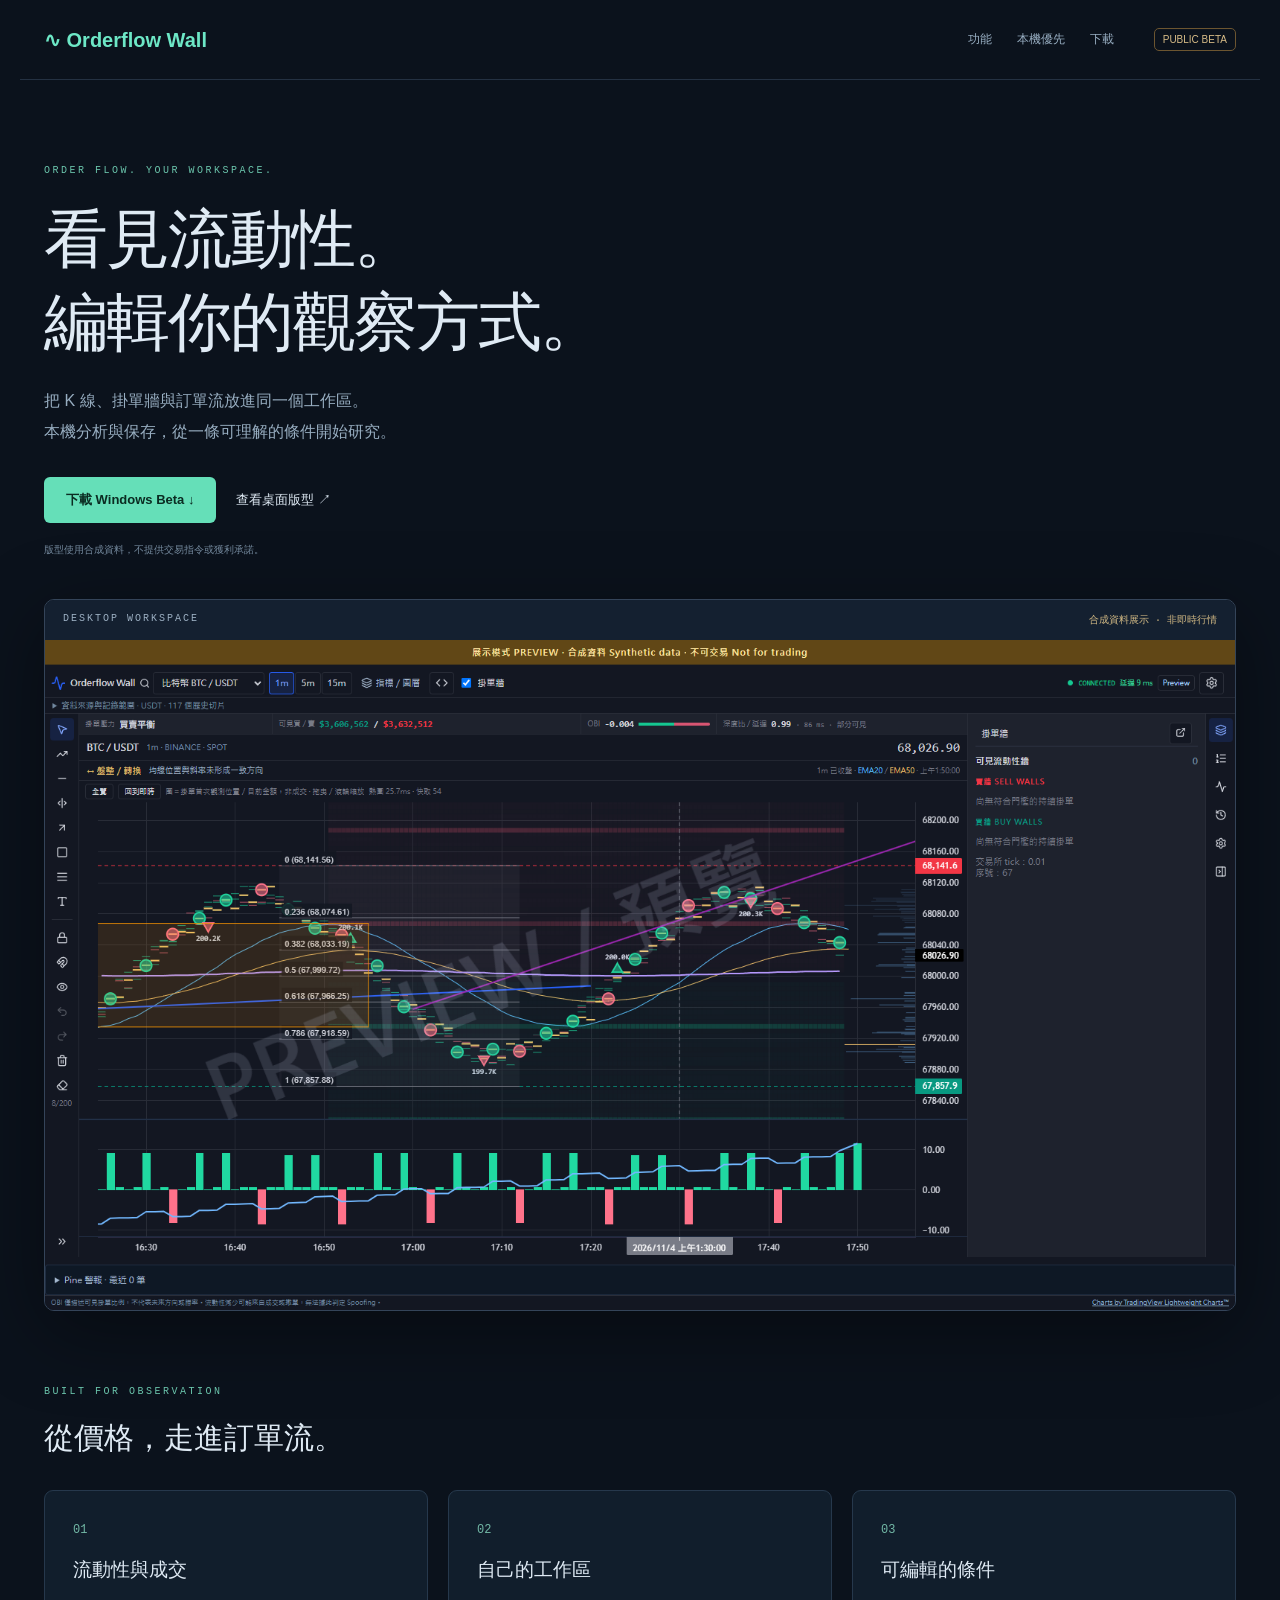
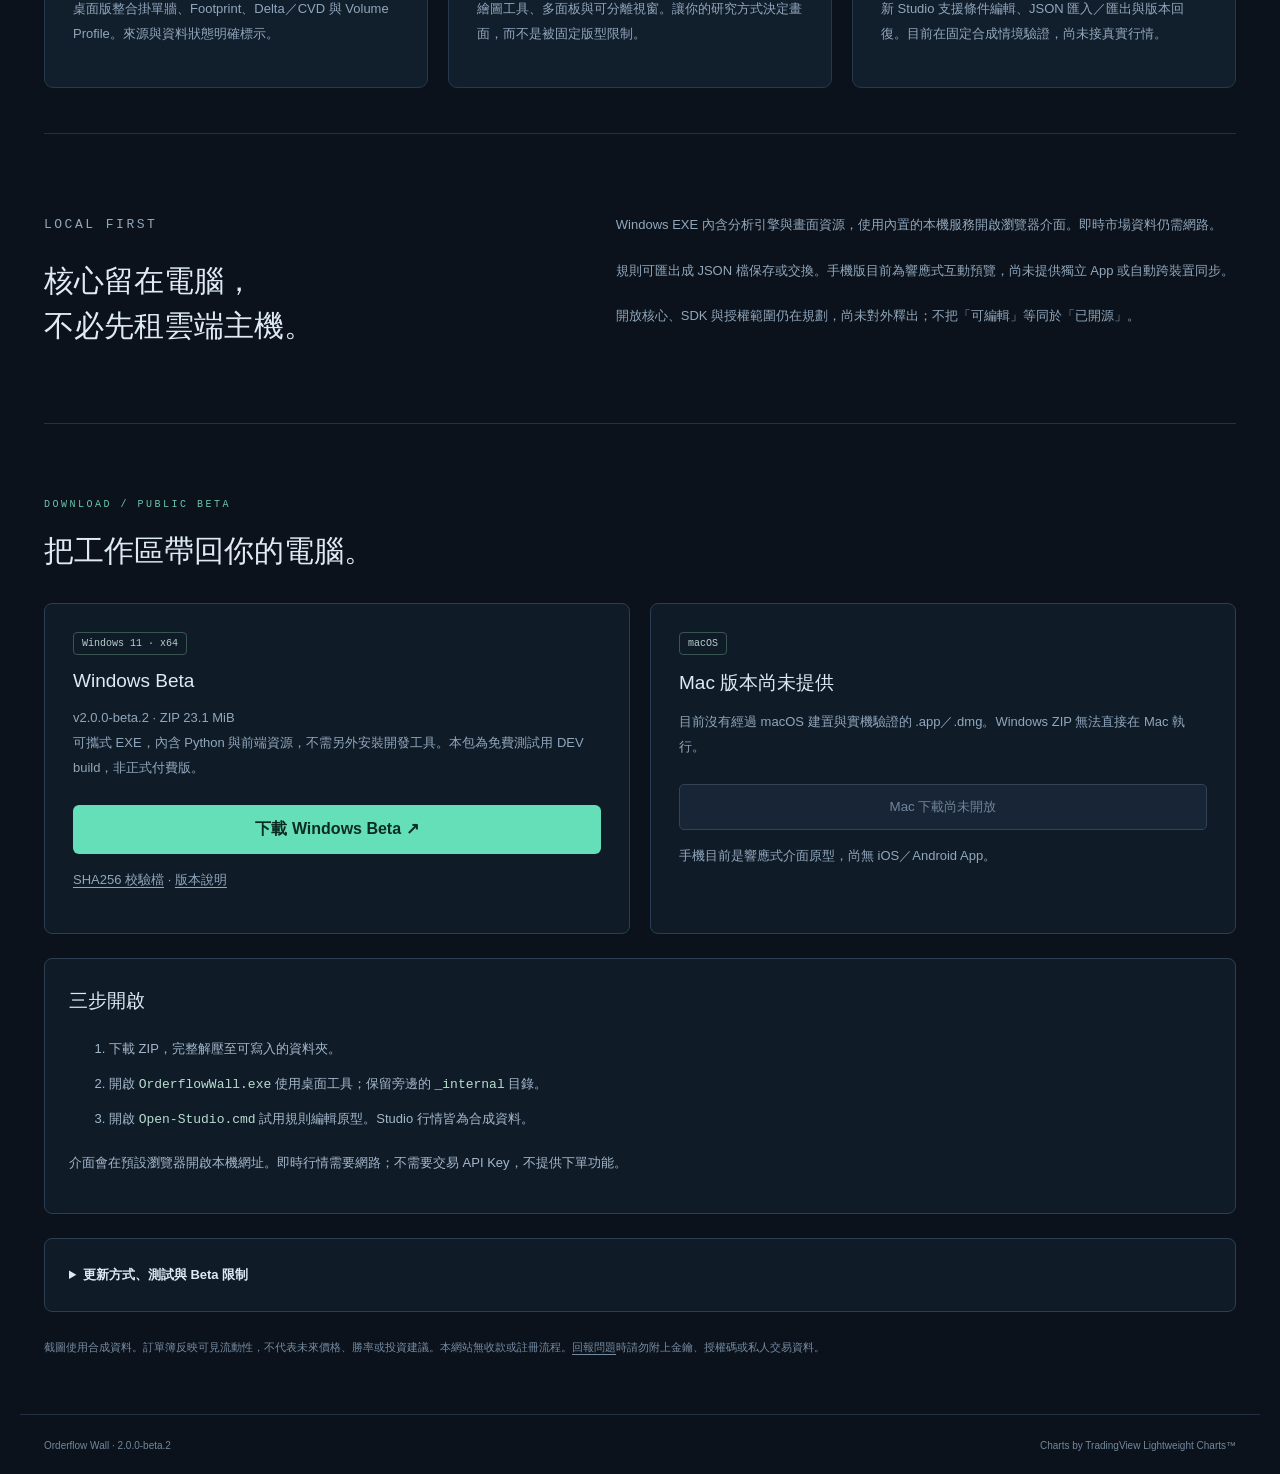
<file: index.html>
<!doctype html><html lang="zh-Hant"><head><meta charset="utf-8"><meta name="viewport" content="width=device-width,initial-scale=1"><meta name="description" content="Orderflow Wall 本機訂單流工作區：K 線、掛單牆與規則編輯。下載 Windows Beta，查看 Mac 與手機開發狀態。"><meta name="theme-color" content="#0b121c"><title>Orderflow Wall — 本機訂單流工作區</title><link rel="stylesheet" href="style.css"></head><body>
<header><a class="brand" href="#">∿ Orderflow Wall</a><nav><a href="#features">功能</a><a href="#local">本機優先</a><a href="#status">下載</a></nav><span>PUBLIC BETA</span></header>
<main><section class="hero"><p class="eyebrow">ORDER FLOW. YOUR WORKSPACE.</p><h1>看見流動性。<br>編輯你的觀察方式。</h1><p class="lead">把 K 線、掛單牆與訂單流放進同一個工作區。<br>本機分析與保存，從一條可理解的條件開始研究。</p><div class="actions"><a class="primary" href="#status">下載 Windows Beta ↓</a><a href="preview.html">查看桌面版型 ↗</a></div><small>版型使用合成資料，不提供交易指令或獲利承諾。</small></section>
<section class="screen"><div>DESKTOP WORKSPACE <span>合成資料展示 · 非即時行情</span></div><a href="images/workspace.png"><img src="images/workspace.png" alt="Orderflow Wall 桌面預覽：合成 K 線、訂單流與繪圖工具" width="1600" height="900"></a></section>
<section id="features"><p class="eyebrow">BUILT FOR OBSERVATION</p><h2>從價格，走進訂單流。</h2><div class="cards"><article><b>01</b><h3>流動性與成交</h3><p>桌面版整合掛單牆、Footprint、Delta／CVD 與 Volume Profile。來源與資料狀態明確標示。</p></article><article><b>02</b><h3>自己的工作區</h3><p>繪圖工具、多面板與可分離視窗。讓你的研究方式決定畫面，而不是被固定版型限制。</p></article><article><b>03</b><h3>可編輯的條件</h3><p>新 Studio 支援條件編輯、JSON 匯入／匯出與版本回復。目前在固定合成情境驗證，尚未接真實行情。</p></article></div></section>
<section id="local" class="local"><div><p class="eyebrow">LOCAL FIRST</p><h2>核心留在電腦，<br>不必先租雲端主機。</h2></div><div><p>Windows EXE 內含分析引擎與畫面資源，使用內置的本機服務開啟瀏覽器介面。即時市場資料仍需網路。</p><p>規則可匯出成 JSON 檔保存或交換。手機版目前為響應式互動預覽，尚未提供獨立 App 或自動跨裝置同步。</p><p>開放核心、SDK 與授權範圍仍在規劃，尚未對外釋出；不把「可編輯」等同於「已開源」。</p></div></section>
<section id="status"><p class="eyebrow">DOWNLOAD / PUBLIC BETA</p><h2>把工作區帶回你的電腦。</h2><div class="status-grid"><article><span class="badge">Windows 11 · x64</span><h3>Windows Beta</h3><p>v2.0.0-beta.2 · ZIP 23.1 MiB<br>可攜式 EXE，內含 Python 與前端資源，不需另外安裝開發工具。本包為免費測試用 DEV build，非正式付費版。</p><a class="primary download" href="https://github.com/HOHANJASON/orderflow-wall-preview/releases/download/v2.0.0-beta.2/OrderflowWall-v2.0.0-beta.2-win64.zip">下載 Windows Beta ↗</a><p><a class="text-link" href="https://github.com/HOHANJASON/orderflow-wall-preview/releases/download/v2.0.0-beta.2/OrderflowWall-v2.0.0-beta.2-win64.zip.sha256">SHA256 校驗檔</a> · <a class="text-link" href="https://github.com/HOHANJASON/orderflow-wall-preview/releases/tag/v2.0.0-beta.2">版本說明</a></p></article><article><span class="badge">macOS</span><h3>Mac 版本尚未提供</h3><p>目前沒有經過 macOS 建置與實機驗證的 .app／.dmg。Windows ZIP 無法直接在 Mac 執行。</p><button disabled>Mac 下載尚未開放</button><p>手機目前是響應式介面原型，尚無 iOS／Android App。</p></article></div><div class="setup"><h3>三步開啟</h3><ol><li>下載 ZIP，完整解壓至可寫入的資料夾。</li><li>開啟 <code>OrderflowWall.exe</code> 使用桌面工具；保留旁邊的 <code>_internal</code> 目錄。</li><li>開啟 <code>Open-Studio.cmd</code> 試用規則編輯原型。Studio 行情皆為合成資料。</li></ol><p>介面會在預設瀏覽器開啟本機網址。即時行情需要網路；不需要交易 API Key，不提供下單功能。</p></div><details><summary>更新方式、測試與 Beta 限制</summary><p>此 EXE 尚不支援自動更新。新版發布後，請關閉程式並下載至新的資料夾；保留舊版及使用者資料，再依版本說明遷移。</p><p>已通過後端 447＋3 項、前端 95 項測試及本機 EXE 冒煙測試；尚未完成乾淨 Windows 環境、24 小時穩定性與實體手機驗收。此包尚未提供 Windows 發行者程式碼簽章。</p><p>Studio 尚未串接真實行情規則；CME 黃金／納指需授權資料源及橋接驗證。付費方案與商用授權設定未完成，請勿將本包當作正式販售版。</p><p>SHA256：<code class="hash">5D1888DC512057E83914075102BED4CCF81A2F9162673473C2BC6C9B716EED5F</code></p></details><p class="disclaimer">截圖使用合成資料。訂單簿反映可見流動性，不代表未來價格、勝率或投資建議。本網站無收款或註冊流程。<a class="text-link" href="https://github.com/HOHANJASON/orderflow-wall-preview/issues">回報問題</a>時請勿附上金鑰、授權碼或私人交易資料。</p></section>
</main><footer><span>Orderflow Wall · 2.0.0-beta.2</span><a href="https://www.tradingview.com/">Charts by TradingView Lightweight Charts™</a></footer></body></html>
</file>
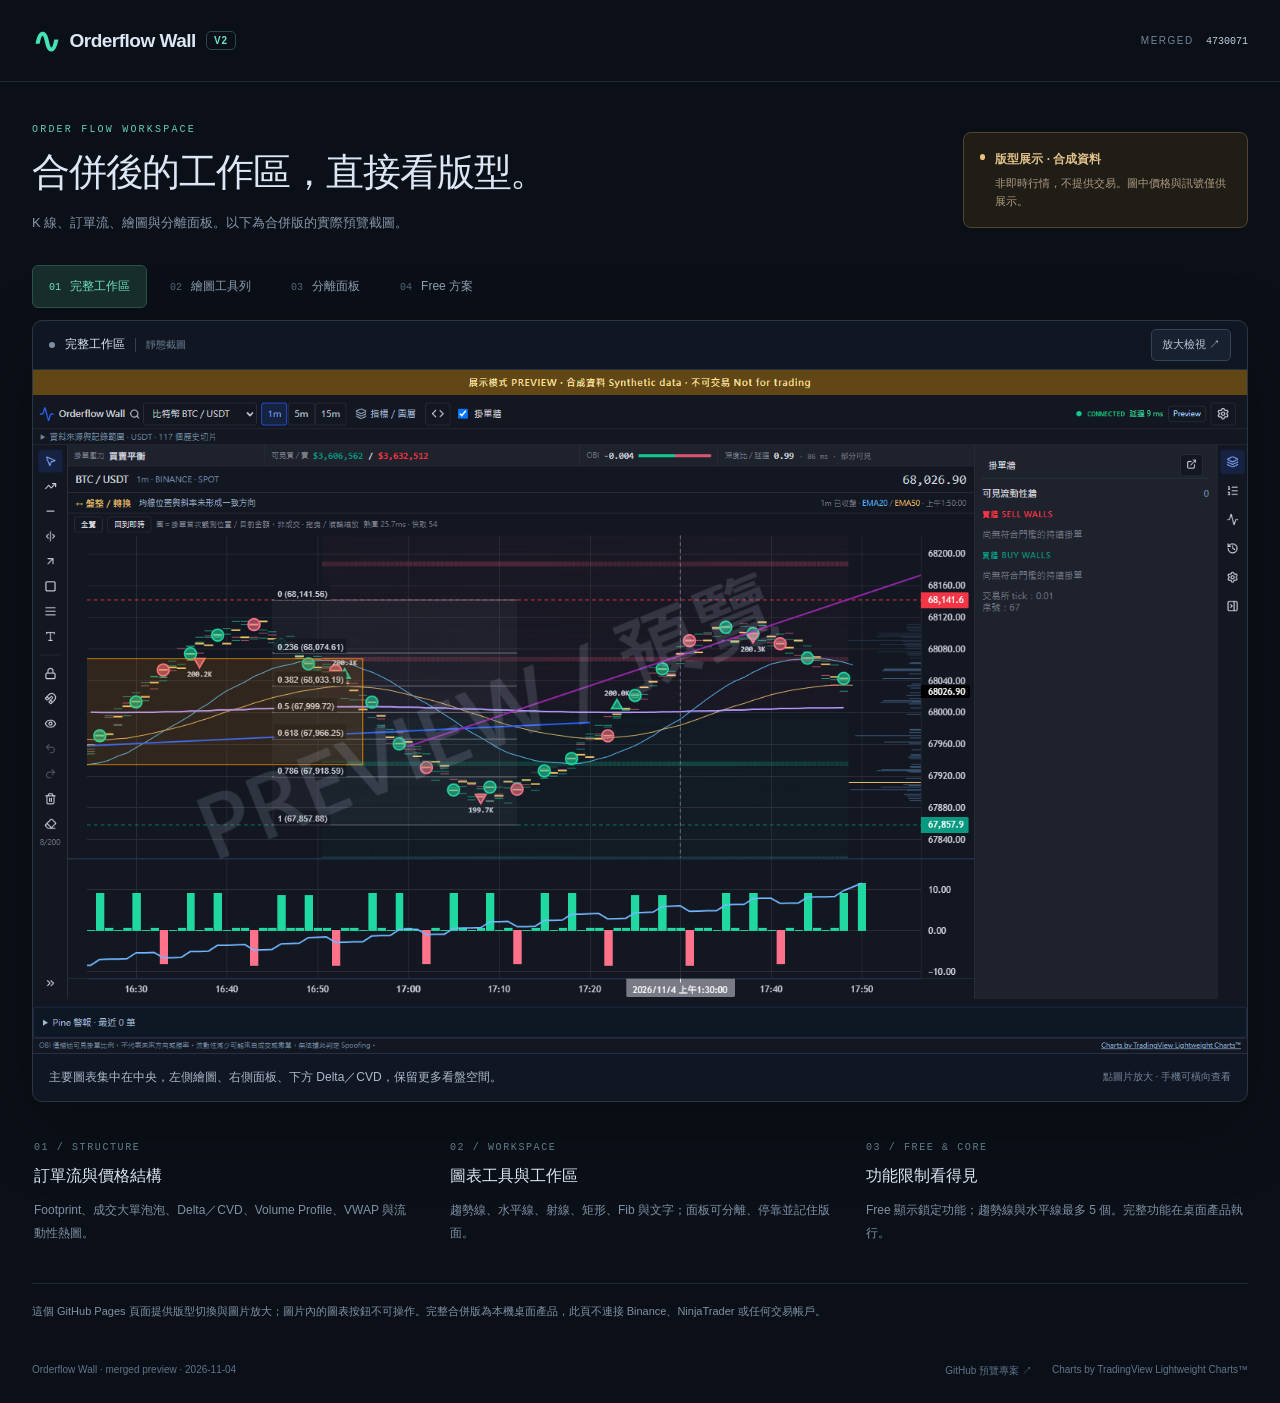
<file: preview.html>
<!doctype html>
<html lang="zh-Hant">
<head>
  <meta charset="utf-8">
  <meta name="viewport" content="width=device-width,initial-scale=1">
  <meta name="theme-color" content="#0b1018">
  <meta name="description" content="Orderflow Wall V2 合併版本型預覽。合成資料、非即時行情、不可交易。">
  <title>Orderflow Wall · 合併版預覽</title>
  <link rel="stylesheet" href="preview.css">
</head>
<body>
  <header><a class="brand" href="./"><span class="mark">∿</span> Orderflow Wall <span class="version">V2</span></a><span class="build">MERGED <code>4730071</code></span></header>
  <main>
    <section class="intro"><div><p class="eyebrow">ORDER FLOW WORKSPACE</p><h1>合併後的工作區，<br class="mobile">直接看版型。</h1><p class="lead">K 線、訂單流、繪圖與分離面板。以下為合併版的實際預覽截圖。</p></div><div class="notice"><span class="dot"></span><div><strong>版型展示 · 合成資料</strong><p>非即時行情，不提供交易。圖中價格與訊號僅供展示。</p></div></div></section>
    <nav class="views" aria-label="預覽畫面">
      <button data-view="main" aria-pressed="true"><span>01</span>完整工作區</button>
      <button data-view="tools" aria-pressed="false"><span>02</span>繪圖工具列</button>
      <button data-view="popout" aria-pressed="false"><span>03</span>分離面板</button>
      <button data-view="free" aria-pressed="false"><span>04</span>Free 方案</button>
    </nav>
    <section class="viewer" aria-label="產品版型截圖">
      <div class="viewer-bar"><div><span class="live-dot"></span><strong id="view-title">完整工作區</strong><span class="image-tag">靜態截圖</span></div><button id="expand">放大檢視 ↗</button></div>
      <button id="image-button" aria-label="放大目前版型"><img id="preview-image" src="images/tv-showcase-main.png" alt="合併版完整工作區：K 線、Footprint、大單泡泡、Volume Profile、Delta／CVD 與右側面板" width="1600" height="900"></button>
      <div class="caption"><p id="view-description" aria-live="polite">主要圖表集中在中央，左側繪圖、右側面板、下方 Delta／CVD，保留更多看盤空間。</p><span>點圖片放大 · 手機可橫向查看</span></div>
    </section>
    <section class="features" aria-label="合併功能"><article><span>01 / STRUCTURE</span><h2>訂單流與價格結構</h2><p>Footprint、成交大單泡泡、Delta／CVD、Volume Profile、VWAP 與流動性熱圖。</p></article><article><span>02 / WORKSPACE</span><h2>圖表工具與工作區</h2><p>趨勢線、水平線、射線、矩形、Fib 與文字；面板可分離、停靠並記住版面。</p></article><article><span>03 / FREE & CORE</span><h2>功能限制看得見</h2><p>Free 顯示鎖定功能；趨勢線與水平線最多 5 個。完整功能在桌面產品執行。</p></article></section>
    <p class="scope">這個 GitHub Pages 頁面提供版型切換與圖片放大；圖片內的圖表按鈕不可操作。完整合併版為本機桌面產品，此頁不連接 Binance、NinjaTrader 或任何交易帳戶。</p>
  </main>
  <footer><span>Orderflow Wall · merged preview · 2026-11-04</span><div><a href="https://github.com/HOHANJASON/orderflow-wall-preview">GitHub 預覽專案 ↗</a><a href="https://www.tradingview.com/">Charts by TradingView Lightweight Charts™</a></div></footer>
  <dialog id="zoom"><div class="zoom-bar"><span>合成資料 · 版型預覽</span><button id="close-zoom">關閉 ✕</button></div><div class="zoom-scroll"><img id="zoom-image" src="images/tv-showcase-main.png" alt="放大的完整工作區"></div><p class="zoom-help">手機左右滑動查看細節 · 電腦按 Esc 關閉</p></dialog>
  <script src="app.js"></script>
</body>
</html>
</file>
<file: style.css>
:root{font-family:'Segoe UI','Microsoft JhengHei',sans-serif;color:#dfeaf4;background:#0b121c;scroll-behavior:smooth}*{box-sizing:border-box}body{margin:0}a{color:inherit;text-decoration:none}header,main,footer{max-width:1240px;margin:auto}header{height:80px;display:flex;align-items:center;gap:40px;border-bottom:1px solid #243142;padding:0 24px}.brand{font-weight:700;font-size:20px;color:#6de7c6}nav{display:flex;gap:25px;margin-left:auto;font-size:12px;color:#99afc3}header>span{font-size:10px;padding:5px 8px;border:1px solid #6c5530;color:#d8bc87;border-radius:5px}main{padding:0 24px}.hero{padding:75px 0 42px}.eyebrow{font:10px monospace;letter-spacing:2.5px;color:#6bc5ac}h1{font-size:clamp(36px,5vw,66px);font-weight:550;letter-spacing:-2px;line-height:1.3;margin:22px 0}h2{font-size:30px;font-weight:500;line-height:1.5;margin:18px 0 30px}.lead{font-size:16px;line-height:1.9;color:#97adc0}.actions{display:flex;gap:20px;align-items:center;margin:30px 0 16px;font-size:13px}.primary{background:#65dfb8;color:#0b2c22;border-radius:6px;padding:14px 22px;font-weight:600}.hero small{font-size:10px;color:#74899d}.screen{border:1px solid #344459;border-radius:10px;overflow:hidden;box-shadow:0 20px 80px #0006}.screen>div{padding:13px 18px;font:10px monospace;letter-spacing:2px;background:#142030;color:#9cafc2;display:flex;justify-content:space-between}.screen span{letter-spacing:0;color:#d2b984}.screen img{display:block;width:100%;height:auto}section[id]{padding:65px 0 45px;scroll-margin-top:20px}.cards{display:grid;grid-template-columns:repeat(3,1fr);gap:20px}.cards article{background:#111e2c;border:1px solid #26384c;border-radius:9px;padding:28px}.cards article b{font:12px monospace;color:#72b8a6}h3{font-size:19px;font-weight:500;margin:20px 0 12px}article p,.local p{color:#91a7bc;font-size:13px;line-height:1.95}.local{display:grid;grid-template-columns:1fr 1.2fr;gap:55px;border-top:1px solid #243142;border-bottom:1px solid #243142}.local p{margin-bottom:20px}.status-grid{display:grid;grid-template-columns:1fr 1fr;gap:20px}.status-grid article{padding:28px;border:1px solid #2b3d52;border-radius:8px;background:#101b28}.badge{font:10px monospace;color:#b6cfcc;border:1px solid #38564f;border-radius:4px;padding:5px 8px}.status-grid button{display:block;width:100%;border:1px solid #334256;background:#182536;color:#71859b;padding:13px;border-radius:5px;margin-top:25px}.disclaimer{font-size:11px;line-height:1.9;color:#758ba1;max-width:850px;margin-top:25px}footer{display:flex;justify-content:space-between;border-top:1px solid #243142;padding:25px 24px;color:#71879c;font-size:10px}@media(max-width:700px){header{height:65px;padding:0 16px;gap:12px}.brand{font-size:16px}nav{display:none}header>span{margin-left:auto}main{padding:0 16px}.hero{padding-top:42px}h1{font-size:40px}.lead{font-size:14px}.cards,.local,.status-grid{grid-template-columns:1fr}.local{gap:5px}.cards{gap:12px}section[id]{padding:40px 0}.screen>div{font-size:8px;padding:11px;letter-spacing:1px}.screen span{font-size:8px}.actions{gap:15px;font-size:12px}h2{font-size:26px}footer{gap:18px;flex-direction:column}}

.download{display:block;text-align:center;margin-top:24px}.text-link{text-decoration:underline;text-underline-offset:3px}.setup,details{margin-top:24px;padding:24px;border:1px solid #2b3d52;border-radius:8px;background:#101b28;font-size:13px;color:#a4b8cb;line-height:1.9}.setup h3{color:#dfeaf4;margin-top:0}.setup li{padding:5px 0}summary{cursor:pointer;color:#dfeaf4;font-weight:600}.hash{overflow-wrap:anywhere;font-size:11px}a:focus-visible,summary:focus-visible{outline:2px solid #65dfb8;outline-offset:5px}code{color:#b8ddcf}html{scroll-padding-top:20px}
</file>
<file: preview.css>
:root{color-scheme:dark;font-family:Inter,"Segoe UI","Microsoft JhengHei",sans-serif;color:#dce6f4;background:#0b1018}*{box-sizing:border-box}body{margin:0}button,a{-webkit-tap-highlight-color:transparent}button{font:inherit;cursor:pointer}a{color:inherit;text-decoration:none}header,main,footer{max-width:1500px;margin:auto}header{height:82px;display:flex;align-items:center;justify-content:space-between;padding:0 32px;border-bottom:1px solid #202b39}.brand{display:flex;align-items:center;gap:10px;font-weight:650;font-size:19px;letter-spacing:-.5px}.mark{color:#45e2b5;font-size:34px}.version{border:1px solid #2b4850;border-radius:5px;color:#6edfc5;padding:3px 7px;font-size:10px;letter-spacing:1px}.build{font-size:10px;letter-spacing:1.5px;color:#718598}.build code{color:#c1cedd;margin-left:8px;letter-spacing:0}main{padding:0 32px}.intro{display:flex;justify-content:space-between;gap:32px;padding:42px 0 29px;align-items:center}.eyebrow{color:#62cdb7;font:10px monospace;letter-spacing:2.2px;margin:0 0 12px}h1{font-size:clamp(25px,3vw,39px);letter-spacing:-1.2px;font-weight:550;margin:0 0 13px}.lead{font-size:13px;line-height:1.9;color:#8797aa;margin:0}.mobile{display:none}.notice{display:flex;align-items:flex-start;gap:10px;max-width:285px;padding:16px;border:1px solid #51442c;background:#201d17;border-radius:8px;flex-shrink:0}.dot{width:6px;height:6px;border-radius:50%;background:#ebc177;margin-top:5px}.notice strong{font-size:12px;color:#e1c18a}.notice p{font-size:11px;color:#ad9c80;line-height:1.7;margin:6px 0 0}.views{display:flex;gap:6px;margin-bottom:12px}.views button{color:#8d9daf;border:1px solid transparent;background:transparent;border-radius:6px;padding:12px 16px;font-size:12px;white-space:nowrap}.views button span{font:10px monospace;color:#536477;margin-right:9px}.views button[aria-pressed=true]{background:#172d2c;color:#6ce1bf;border-color:#2b5147}.views button:hover{background:#172330}.views button[aria-pressed=true] span{color:#6ce1bf}.viewer{border:1px solid #2a3646;border-radius:10px;overflow:hidden;background:#111722;box-shadow:0 25px 70px #0004}.viewer-bar{min-height:48px;display:flex;align-items:center;justify-content:space-between;padding:8px 16px;border-bottom:1px solid #253042}.viewer-bar>div{display:flex;align-items:center;gap:10px}.viewer-bar strong{font-size:12px;font-weight:500}.live-dot{width:6px;height:6px;border-radius:50%;background:#7d8ea1}.image-tag{color:#6d8095;font-size:10px;border-left:1px solid #334050;padding-left:10px}.viewer-bar button,.zoom-bar button{border:1px solid #354357;background:#172130;border-radius:5px;color:#bac9d9;font-size:11px;padding:7px 10px;min-height:32px}#image-button{display:block;width:100%;border:0;padding:0;background:#0b1018;cursor:zoom-in}#preview-image{display:block;width:100%;height:auto;aspect-ratio:16/9;object-fit:contain}.caption{display:flex;align-items:center;justify-content:space-between;padding:13px 16px;gap:20px;border-top:1px solid #253042}.caption p{font-size:12px;line-height:1.8;color:#acbacb;margin:0}.caption span{font-size:10px;color:#738499;white-space:nowrap}.features{display:grid;grid-template-columns:repeat(3,1fr);gap:36px;padding:34px 2px 15px}.features article>span{font:10px monospace;letter-spacing:1.6px;color:#5f7c88}h2{font-size:16px;font-weight:500;margin:12px 0}.features p,.scope{font-size:12px;line-height:1.9;color:#7f91a5}.scope{font-size:11px;padding:17px 0;border-top:1px solid #202b39;margin-bottom:0}footer{display:flex;justify-content:space-between;gap:20px;padding:25px 32px;color:#60748b;font-size:10px}footer div{display:flex;gap:20px}footer a:hover{color:#63d5b5}dialog{width:96vw;max-width:1800px;padding:0;border:1px solid #3b4a60;border-radius:9px;background:#101722;color:#dce6f4}dialog::backdrop{background:#03070de8;backdrop-filter:blur(5px)}.zoom-bar{display:flex;align-items:center;justify-content:space-between;padding:12px 16px;font-size:12px;color:#e1c18a}.zoom-scroll{overflow:auto;max-height:78dvh}.zoom-scroll img{display:block;width:1600px;max-width:none}.zoom-help{font-size:11px;color:#7d90a7;padding:0 16px}:focus-visible{outline:2px solid #62d9bb;outline-offset:3px}@media(min-width:1700px){.zoom-scroll img{width:100%}}@media(max-width:800px){header{height:66px;padding:0 18px}main{padding:0 16px}.intro{display:block;padding:30px 0 20px}.notice{max-width:none;margin-top:18px;padding:11px 13px}.notice p{margin-top:3px}.features{gap:20px}.caption{display:block}.caption span{display:block;margin-top:8px}footer{padding:20px 16px;flex-direction:column}.views{overflow-x:auto}.views button{padding:12px}.brand{font-size:16px}.build{font-size:9px}.build code{margin-left:3px}}@media(max-width:520px){.mobile{display:block}h1{line-height:1.45;font-size:28px}.features{grid-template-columns:1fr;gap:15px;padding-top:26px}.features article{border-bottom:1px solid #202b39;padding-bottom:8px}.views button{font-size:11px;padding:12px 10px}.views button span{display:none}.viewer-bar{padding:8px 10px}.image-tag{display:none}.caption{padding:11px}.caption p{font-size:11px}footer div{flex-direction:column;gap:10px}.build{font-size:0}.build code{font-size:10px}.zoom-bar button{min-height:44px}}
</file>
